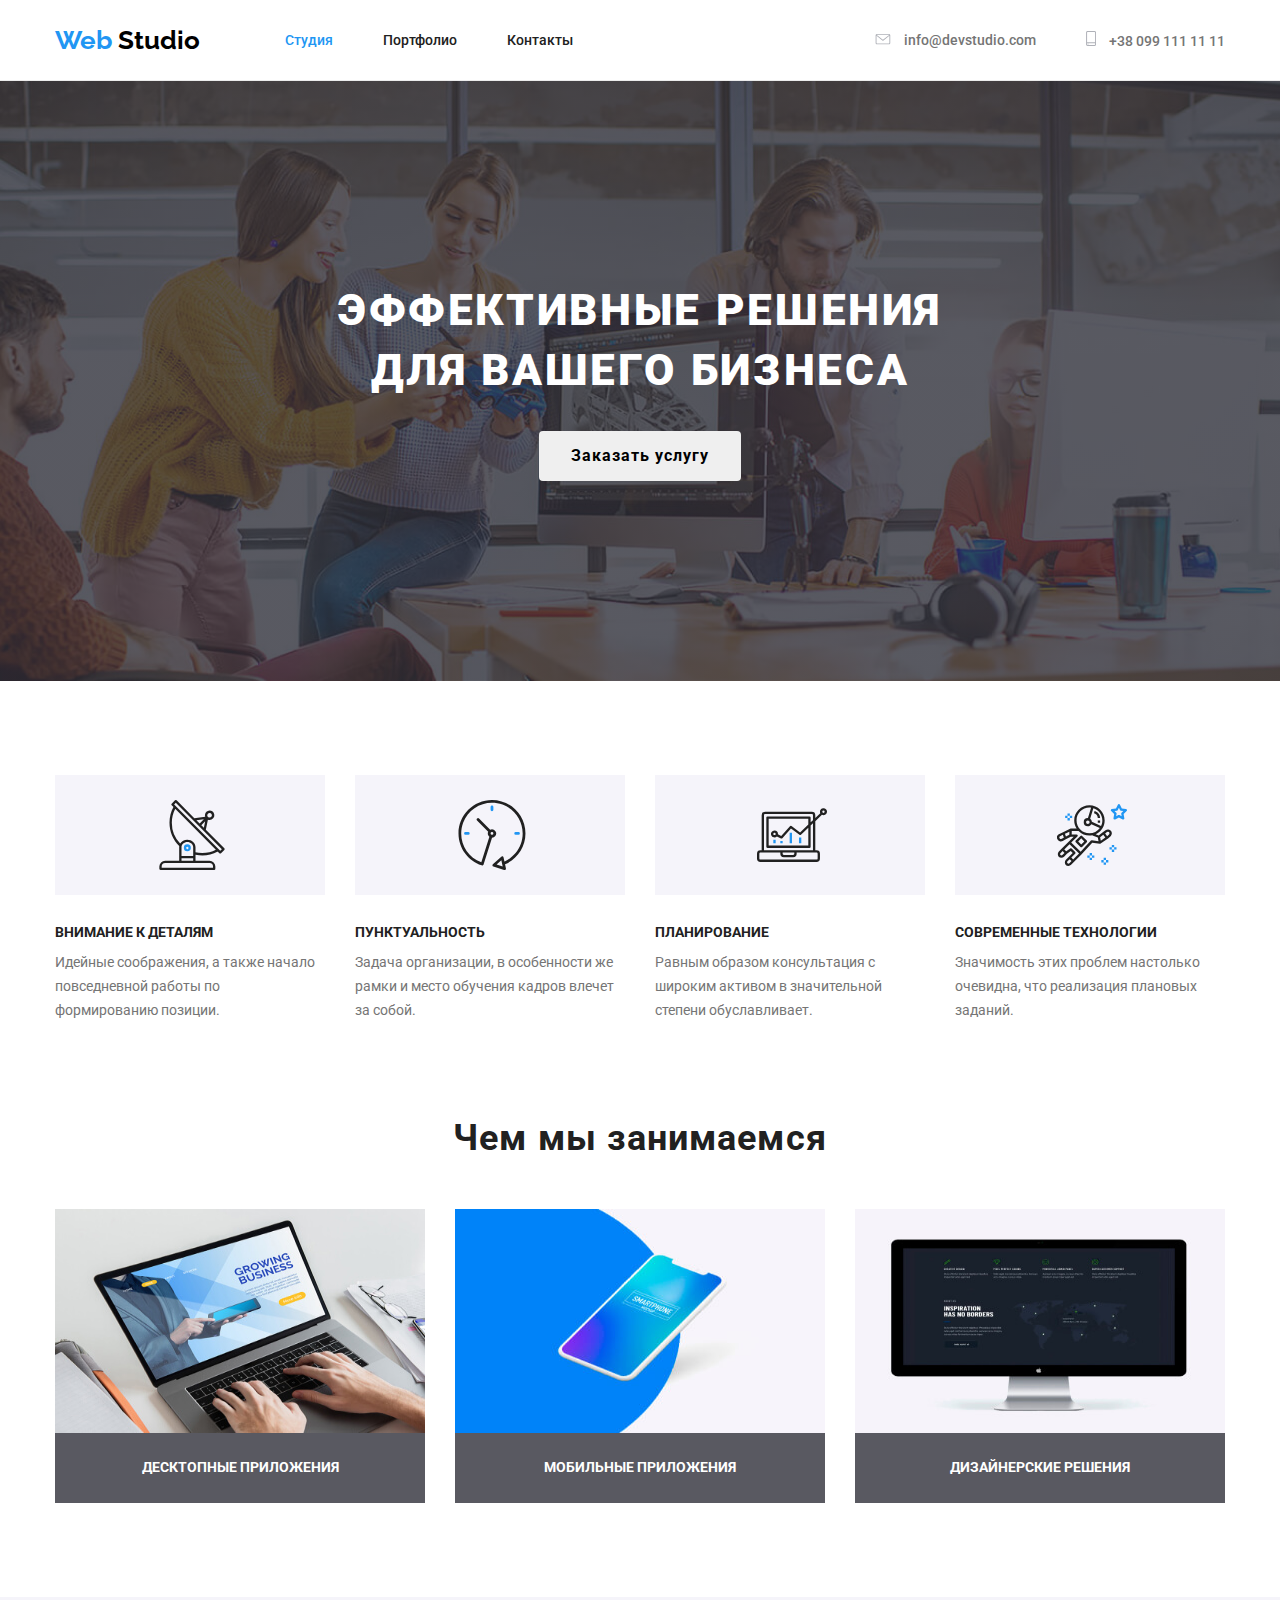
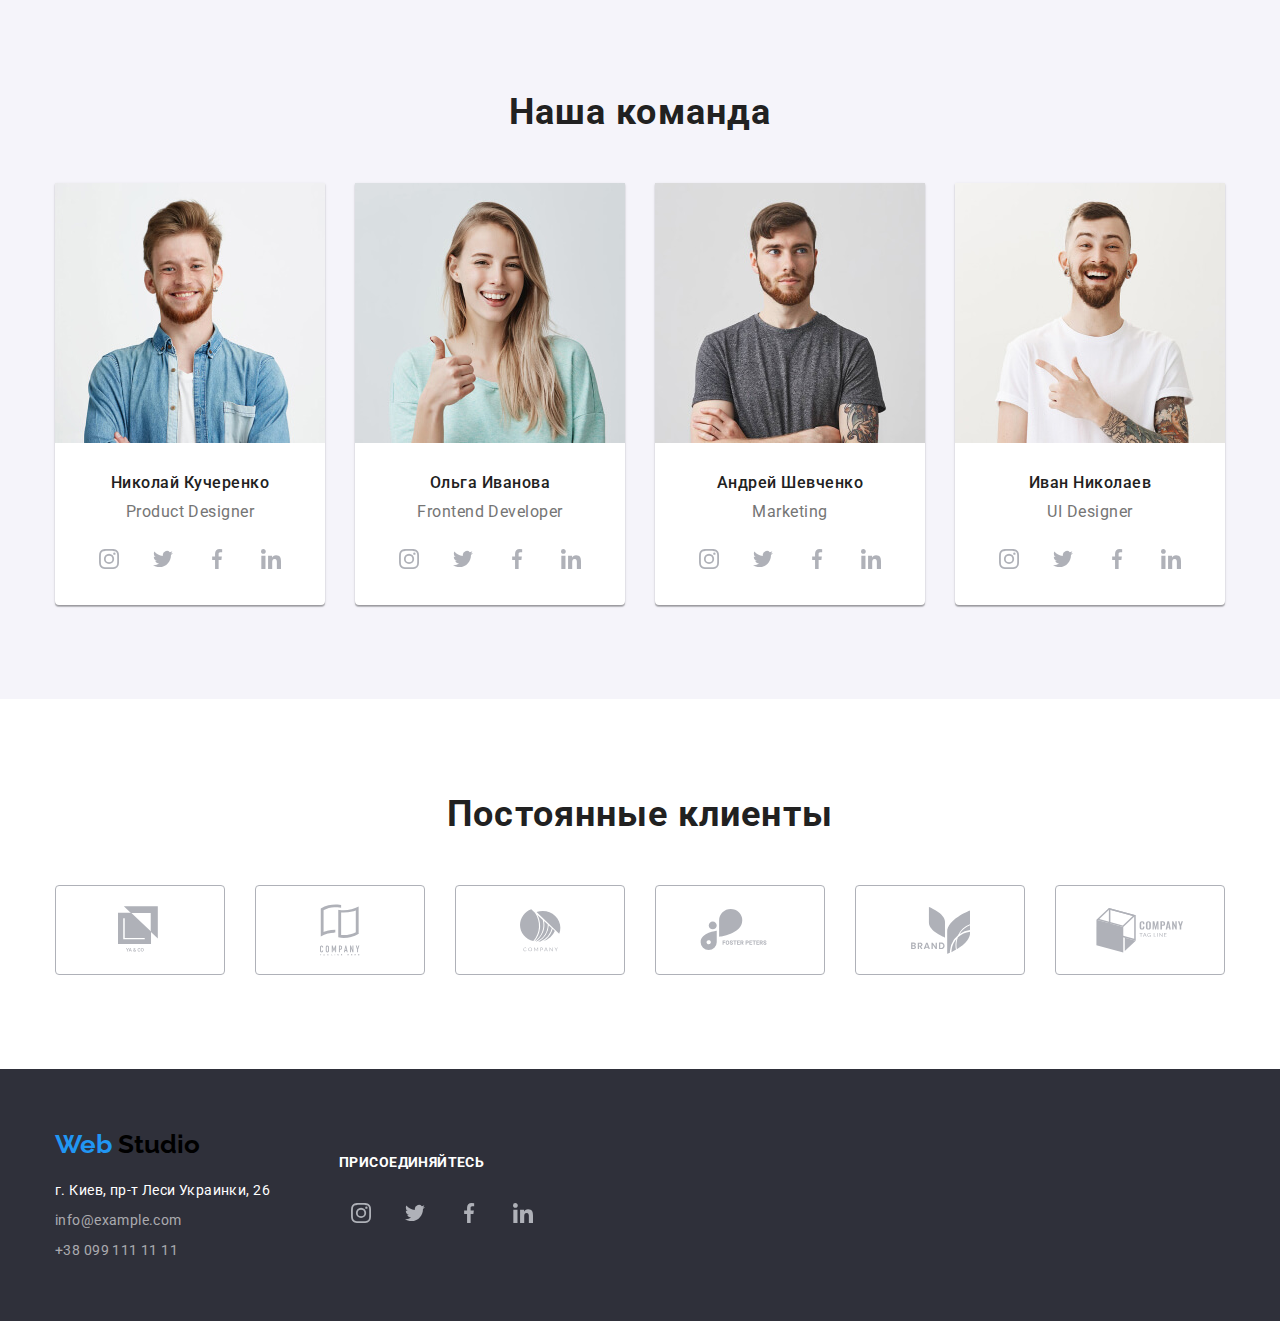
<file: index.html>
<!DOCTYPE html>
<html lang="ru">
  <head>
    <meta charset="UTF-8" />
    <meta name="viewport" content="width=device-width, initial-scale=1.0" />
    <title>Студия</title>
    <link href="https://fonts.googleapis.com/css2?family=Raleway:wght@700&family=Roboto:wght@400;500;700;900&display=swap" rel="stylesheet">
    <link rel="stylesheet" href="css/normalize.css">
    <link rel="stylesheet" href="css/styles.css">
  </head>
  <body>
    
    <header class="header-box">
      <!--WebStudio main information-->
      <div class="header-box-container container">
        <nav class="header-box-navigation">
          <a class="web-studio-logo web-studio-header-logo link" href="./index.html">
            <span class="web-logo-part">Web</span> 
            <span class="studio-logo-part">Studio</span>
          </a>
          <ul class="web-studio-menu list">
            <li class="web-studio-item">
              <a class="web-studio-item-link web-studio-item-link-active link"  href="./index.html">Студия</a>
            </li>
            <li class="web-studio-item">
              <a class="web-studio-item-link link" href="./portfolio.html">Портфолио</a>
            </li>
            <li class="web-studio-item">
              <a class="web-studio-item-link link" href="">Контакты</a>
            </li>
          </ul>
        </nav>
        <address class="contacts">
            <ul class="contacts-menu list">
              <li class="contacts-menu-item">
                <a class="contacts-menu-item-link contacts-menu-item-mailto contacts-menu-item-link-active link"  href="mailto:info@devstudio.com">
                <svg class="icon-envelope-svg">
                  <use href="./images/sprite.svg#icon-envelope">
                  </use>
                </svg>
                  <span class="mailto-text">info@devstudio.com
                </span>
                </a>
              </li>
              <li class="contacts-menu-item">
                <a class="contacts-menu-item-link contacts-menu-item-tel link"   href="tel:+380991111111">
                  <svg class="icon-smartphone-svg">
                    <use href="./images/sprite.svg#icon-smartphone">
                    </use>
                  </svg>
                  <span class="tel-number">+38 099 111 11 11
                  </span>
                </a>
              </li>
            </ul>
        </address>
      </div>
    </header>
    
    <main class="main">

      <!--Hero section-->

      <section class="hero-section">
        <div class="hero-section-overlay">
          <div class="hero-section-container">
            <h1 class="hero-section-title">
            Эффективные решения
            <br />
            для вашего бизнеса
            </h1>
             <button class="hero-section-button" type="button" aria-label="Заказать услугу">Заказать услугу
             </button>
          </div>
        </div>
      </section>

      <!--Our strengths section-->

      <section class="our-strengths-section">
        <div class="our-strengths-section-container container">
          <h2 class="our-strengths-section-title is-hidden" hidden>Наши сильные стороны</h2>
            <ul class="our-strengths-list list">
              <li class="our-strengths-item">
                <div class="our-strengths-section-pics">
                  <svg class="our-strengths-section-svg">
                    <use href="./images/sprite.svg#icon-antenna-1">
                    </use>
                  </svg>
                </div>
                <h3 class="our-strengths-item-title">Внимание к деталям</h3>
                <p class="our-strengths-item-info">
                 Идейные соображения, а также начало повседневной работы по
                 формированию позиции.
                </p>
              </li>
              <li class="our-strengths-item">
                <div class="our-strengths-section-pics">
                  <svg class="our-strengths-section-svg">
                    <use href="./images/sprite.svg#icon-clock-2">
                    </use>
                  </svg>
                </div>
                <h3 class="our-strengths-item-title">Пунктуальность</h3>
                <p class="our-strengths-item-info">
                Задача организации, в особенности же рамки и место обучения кадров
                влечет за собой.
                </p>
              </li>
              <li class="our-strengths-item" >
                <div class="our-strengths-section-pics">
                  <svg class="our-strengths-section-svg">
                    <use href="./images/sprite.svg#icon-diagram-3">
                    </use>
                  </svg>
                </div>
                <h3 class="our-strengths-item-title">Планирование</h3>
                <p class="our-strengths-item-info">
                Равным образом консультация с широким активом в значительной
                степени обуславливает.
                </p>
              </li>
              <li class="our-strengths-item">
                <div class="our-strengths-section-pics">
                  <svg class="our-strengths-section-svg">
                    <use href="./images/sprite.svg#icon-astronaut-4">
                    </use>
                  </svg>
                </div>
                <h3 class="our-strengths-item-title">Современные технологии</h3>
                <p class="our-strengths-item-info">
                Значимость этих проблем настолько очевидна, что реализация
                плановых заданий.
                </p>
              </li>
            </ul>
        </div>
      </section>

      <!--What we do section-->

      <section class="what-we-do-section">
        <div class="what-we-do-section-container container">
          <h2 class="what-we-do-section-title title">Чем мы занимаемся</h2>
            <ul class="what-we-do-list list">
            <li class="what-we-do-item"> 
                  <img class="what-we-do-pics"
                    src="./images/What_we_do_pics/Action-1.jpg"
                    alt="Фото создания десктопных приложений"
                    width="370"
                    height="224"
                    />
                <h3 class="what-we-do-item-title">Десктопные приложения</h3>
            </li>
            <li class="what-we-do-item"> 
                <img class="what-we-do-pics"
                  src="./images/What_we_do_pics/Action-2.jpg"
                  alt="Фото создания мобильных приложений"
                  width="370"
                  height="224"
                />
              <h3 class="what-we-do-item-title">Мобильные приложения</h3>
            </li>
            <li class="what-we-do-item">
                <img class="what-we-do-pics"
                  src="./images/What_we_do_pics/Action-3.jpg"
                  alt="Фото создания дизайнерских решений"
                  width="370"
                  height="224"
                 />
              <h3 class="what-we-do-item-title">Дизайнерские решения</h3>
            </li>
          </ul>
        </div>
      </section>

      <!--Our team section-->

      <section class="our-team-section">
        <div class="our-team-section-container container">
        <h2 class="our-team-section-title title">Наша команда</h2>
        <ul class="our-team-list list">
          <li class="our-team-member">
            <img class="our-team-member-photo"
              src="./images/Pictures.jpg/Command_images/command-member-1.jpg"
              alt="Фото Николая Куреченко"
              width="270"
              height="260"
            />
            <h3 class="our-team-member-name">Николай Кучеренко</h3>
            <p class="our-team-member-profession" lang="en">Product Designer</p>
            <ul class="social-network-links-list list">
              <li class="social-network-link instagram-network-logo-link">
                <a class="social-network-link-logo" aria-label="Иконка инстаграма" href="">
                 <svg class="social-network-link-svg">
                   <use href="./images/sprite.svg#icon-instagram-1">
                   </use>
                 </svg>
                </a>
              </li>
              <li class="social-network-link twitter-network-logo-link">
                <a class="social-network-link-logo link" aria-label="Иконка твиттера" href="">
                  <svg class="social-network-link-svg">
                    <use href="./images/sprite.svg#icon-twitter-2">
                    </use>
                  </svg>
                </a>
              </li>
              <li class="social-network-link facebook-network-logo-link">
                <a class="social-network-link-logo link" aria-label="Иконка фейсбука" href="">
                  <svg class="social-network-link-svg">
                    <use href="./images/sprite.svg#icon-facebook-3">
                    </use>
                  </svg>
                </a>
              </li>
              <li class="social-network-link linkedin-network-logo-link">
                <a class="social-network-link-logo link" aria-label="Иконка линкедина" href="">
                  <svg class="social-network-link-svg">
                    <use href="./images/sprite.svg#icon-linkedin-4">
                    </use>
                  </svg>
                </a>
              </li>
            </ul>
          </li>

          <li class="our-team-member">
            <div class="our-team-member-photo">
            <img
              src="./images/Pictures.jpg/Command_images/command-member-2.jpg"
              alt="Фото Ольги Ивановой"
              width="270"
              height="260"
            />
            </div>
            <h3 class="our-team-member-name">Ольга Иванова</h3>
            <p class="our-team-member-profession" lang="en">Frontend Developer</p>
            <ul class="social-network-links-list list">
              <li class="social-network-link instagram-network-logo-link">
                <a class="social-network-link-logo link" aria-label="Иконка инстаграма" href="">
                  <svg class="social-network-link-svg">
                    <use href="./images/sprite.svg#icon-instagram-1">
                    </use>
                  </svg>
                </a>
              </li>
              <li class="social-network-link twitter-network-logo-link">
                <a class="social-network-link-logo link" aria-label="Иконка твиттера" href="">
                  <svg class="social-network-link-svg">
                    <use href="./images/sprite.svg#icon-twitter-2">
                    </use>
                  </svg>
                </a>
              </li>
              <li class="social-network-link facebook-network-logo-link">
                <a class="social-network-link-logo link" aria-label="Иконка фейсбука" href="">
                  <svg class="social-network-link-svg">
                    <use href="./images/sprite.svg#icon-facebook-3">
                    </use>
                  </svg>
                </a>
              </li>
              <li class="social-network-link linkedin-network-logo-link">
                <a class="social-network-link-logo link" aria-label="Иконка линкедина" href="">
                  <svg class="social-network-link-svg">
                    <use href="./images/sprite.svg#icon-linkedin-4">
                    </use>
                  </svg>
                </a>
              </li>
            </ul>
          </li>

          <li class="our-team-member">
            <div class="our-team-member-photo">
            <img
              src="./images/Pictures.jpg/Command_images/command-member-3.jpg"
              alt="Фото Андрея Шевченко"
              width="270"
              height="260"
            />
            </div>
            <h3 class="our-team-member-name">Андрей Шевченко</h3>
            <p class="our-team-member-profession" lang="en">Marketing</p>
            <ul class="social-network-links-list list">
              <li class="social-network-link instagram-network-logo-link">
                <a class="social-network-link-logo link" aria-label="Иконка инстаграма" href="">
                  <svg class="social-network-link-svg">
                    <use href="./images/sprite.svg#icon-instagram-1">
                    </use>
                  </svg>
                </a>
              </li>
              <li class="social-network-link twitter-network-logo-link">
                <a class="social-network-link-logo link" aria-label="Иконка твиттера" href="">
                  <svg class="social-network-link-svg">
                    <use href="./images/sprite.svg#icon-twitter-2">
                    </use>
                  </svg>
                </a>
              </li>
              <li class="social-network-link facebook-network-logo-link">
                <a class="social-network-link-logo link" aria-label="Иконка фейсбука" href="" >
                  <svg class="social-network-link-svg">
                    <use href="./images/sprite.svg#icon-facebook-3">
                    </use>
                  </svg>
                </a>
              </li>
              <li class="social-network-link linkedin-network-logo-link">
                <a class="social-network-link-logo link" aria-label="Иконка линкедина" href="">
                  <svg class="social-network-link-svg">
                    <use href="./images/sprite.svg#icon-linkedin-4">
                    </use>
                  </svg>
                </a>
              </li>
            </ul>
          </li>

          <li class="our-team-member">
            <div class="our-team-member-photo">
            <img
              src="./images/Pictures.jpg/Command_images/command-member-4.jpg"
              alt="Фото Ивана Николаева"
              width="270"
              height="260"
            />
            </div>
            <h3 class="our-team-member-name">Иван Николаев</h3>
            <p class="our-team-member-profession" lang="en">UI Designer</p>
            <ul class="social-network-links-list list">
              <li class="social-network-link instagram-network-logo-link">
                <a class="social-network-link-logo link" aria-label="Иконка инстаграма" href="">
                  <svg class="social-network-link-svg">
                    <use href="./images/sprite.svg#icon-instagram-1">
                    </use>
                  </svg>
                </a>
              </li>
              <li class="social-network-link twitter-network-logo-link">
                <a class="social-network-link-logo link" aria-label="Иконка твиттера" href="">
                  <svg class="social-network-link-svg">
                    <use href="./images/sprite.svg#icon-twitter-2">
                    </use>
                  </svg>
                </a>
              </li>
              <li class="social-network-link facebook-network-logo-link">
                <a class="social-network-link-logo link" aria-label="Иконка фейсбука" href="">
                  <svg class="social-network-link-svg">
                    <use href="./images/sprite.svg#icon-facebook-3">
                    </use>
                  </svg>
                </a>
              </li>
              <li class="social-network-link linkedin-network-logo-link">
                <a class="social-network-link-logo link" aria-label="Иконка линкедина" href="">
                  <svg class="social-network-link-svg">
                    <use href="./images/sprite.svg#icon-linkedin-4">
                    </use>
                  </svg>
                </a>
              </li>
            </ul>
          </li>
        </ul>
      </div>
      </section>

      <!--Constant clients section-->

      <section class="contant-clients-section">
        <div class="constant-clients-section-container container">
        <h2 class="constant-clients-section-title title">Постоянные клиенты</h2>
        <ul class="constant-clients-section-list list">
          <li class="constant-clients-section-item">
            <a class="constant-clients-section-logo link" href="">
              <svg class="constant-clients-section-svg logo-1">
                <use href="./images/sprite.svg#icon-constant_clients_logo-1">
                </use>
              </svg>
              <!--"Логотип компании 1"-->
            </a>
          </li>
          <li class="constant-clients-section-item">
            <a class="constant-clients-section-logo link" href="">
              <svg class="constant-clients-section-svg logo-2">
                <use href="./images/sprite.svg#icon-constant_clients_logo-2">
                </use>
              </svg>
                <!--"Логотип компании 2"-->
            </a>
          </li>
          <li class="constant-clients-section-item">
            <a class="constant-clients-section-logo link" href="">
              <svg class="constant-clients-section-svg logo-3">
                <use href="./images/sprite.svg#icon-constant_clients_logo-3">
                </use>
              </svg>
                <!--"Логотип компании 3"-->
            </a>
          </li>
          <li class="constant-clients-section-item">
            <a class="constant-clients-section-logo link" href="">
              <svg class="constant-clients-section-svg logo-4">
                <use href="./images/sprite.svg#icon-constant_clients_logo-4">
                </use>
              </svg>
                <!--"Логотип компании 4"-->
            </a>
          </li>
          <li class="constant-clients-section-item">
            <a class="constant-clients-section-logo link" href="">
              <svg class="constant-clients-section-svg logo-5">
                <use href="./images/sprite.svg#icon-constant_clients_logo-5">
                </use>
              </svg>
                <!--"Логотип компании 5"-->
            </a>
          </li>
          <li class="constant-clients-section-item">
            <a class="constant-clients-section-logo link" href="">
              <svg class="constant-clients-section-svg logo-6">
                <use href="./images/sprite.svg#icon-constant_clients_logo-6">
                </use>
              </svg>
                <!--"Логотип компании 6"-->
            </a>
          </li>
        </ul>
        </div>
      </section>
    </main>

    <footer class="footer-box">
      
      <!--Footer contacts section-->
      <div class="footer-box-container container">
        <div class="footer-box-contacts">
            <a class="web-studio-logo web-studio-footer-logo link" href="./index.html">
              <span class="web-logo-part">Web</span> 
              <span class="studio-logo-part">Studio</span>
            </a>
          <address class="footer-contacts">
            <ul class="footer-contacts-list list">
              <li class="footer-contacts-item">
                  <a class="footer-contacts-item-link footer-contacts-item-address link" href="https://goo.gl/maps/wAixXiMxQ6tdeZB17" target="_blank"
                  >г. Киев, пр-т Леси Украинки, 26</a>
              </li>
              <li class="footer-contacts-item">
                  <a class="footer-contacts-item-link footer-contacts-item-requisites link" href="mailto:info@example.com">info@example.com</a>
              </li>
              <li class="footer-contacts-item">
                  <a class="footer-contacts-item-link footer-contacts-item-requisites link" href="tel:+380991111111">+38 099 111 11 11</a>
              </li>
            </ul>
          </address>
        </div>

        <div class="join-us-box">
            <b class="join-us-text">присоединяйтесь</b>
          <ul class="social-network-links-list footer-social-network-links-list list">
            <li class="social-network-link instagram-network-logo-link footer-social-network-link">
              <a class="social-network-link-logo footer-social-network-link-logo link" aria-label="Иконка инстаграма" href="">
                <svg class="social-network-link-svg">
                  <use href="./images/sprite.svg#icon-instagram-1">
                  </use>
                </svg>
              </a>
            </li>
            <li class="social-network-link twitter-network-logo-link footer-social-network-link">
              <a class="social-network-link-logo footer-social-network-link-logo link" aria-label="Иконка твиттера" href="">
                <svg class="social-network-link-svg">
                  <use href="./images/sprite.svg#icon-twitter-2">
                  </use>
                </svg>
              </a>
            </li>
            <li class="social-network-link facebook-network-logo-link footer-social-network-link">
              <a class="social-network-link-logo footer-social-network-link-logo link" aria-label="Иконка фейсбука" href="">
                <svg class="social-network-link-svg">
                  <use href="./images/sprite.svg#icon-facebook-3">
                  </use>
                </svg>
              </a>
            </li>
            <li class="social-network-link linkedin-network-logo-link footer-social-network-link">
              <a class="social-network-link-logo footer-social-network-link-logo link" aria-label="Иконка линкедина" href="">
                <svg class="social-network-link-svg">
                  <use href="./images/sprite.svg#icon-linkedin-4">
                  </use>
                </svg>
              </a>
            </li>
          </ul>
        </div>
      </div> 
    </footer>

  </body>
</html>
</file>
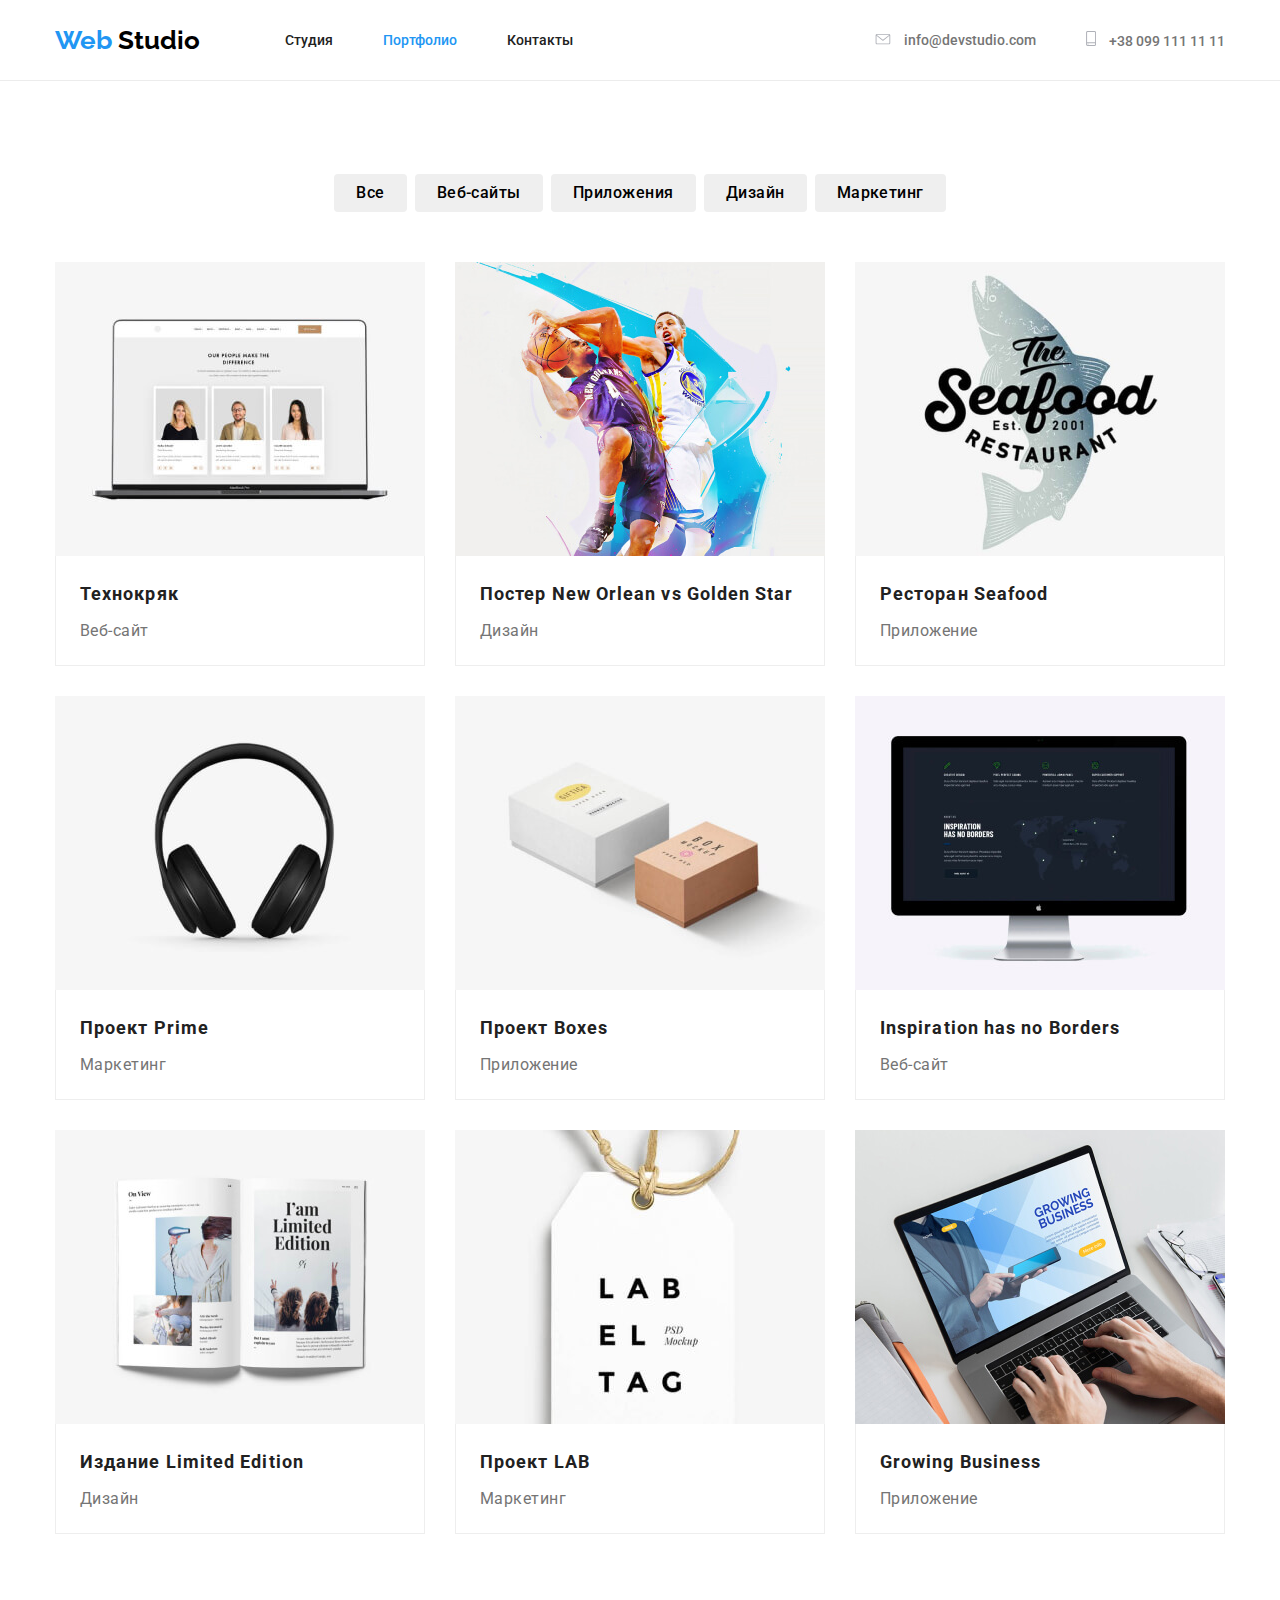
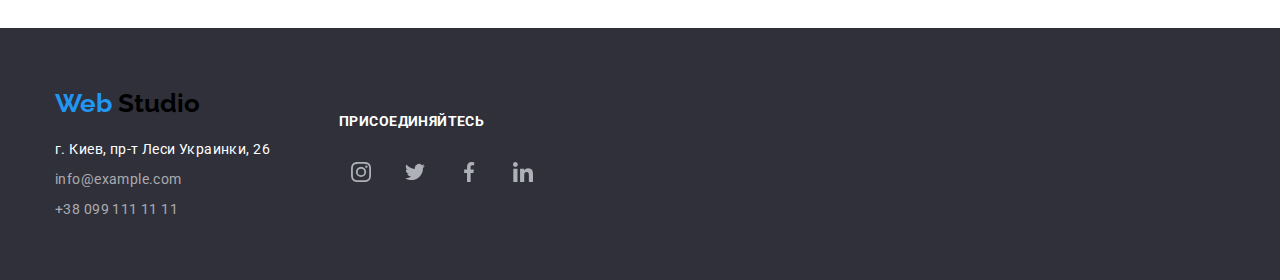
<file: portfolio.html>
<!DOCTYPE html>
<html lang="ru">
  <head>
    <meta charset="UTF-8" />
    <meta name="viewport" content="width=device-width, initial-scale=1.0" />
    <title>Портфолио</title>
    <link href="https://fonts.googleapis.com/css2?family=Raleway:wght@700&family=Roboto:wght@400;500;700;900&display=swap" rel="stylesheet"> 
    <link rel="stylesheet" href="css/normalize.css">
    <link rel="stylesheet" href="css/styles.css">
  </head>
  <body>
      
  <header class="header-box">
      <!--WebStudio main information-->
      <div class="header-box-container container">
        <nav class="header-box-navigation">
          <a class="web-studio-logo web-studio-header-logo link" href="./index.html">
            <span class="web-logo-part">Web</span> 
            <span class="studio-logo-part">Studio</span>
          </a>
          <ul class="web-studio-menu list">
            <li class="web-studio-item">
              <a class="web-studio-item-link link"  href="./index.html">Студия</a>
            </li>
            <li class="web-studio-item">
              <a class="web-studio-item-link web-studio-item-link-active link" href="./portfolio.html">Портфолио</a>
            </li>
            <li class="web-studio-item">
              <a class="web-studio-item-link link" href="">Контакты</a>
            </li>
          </ul>
        </nav>
        <address class="contacts">
          <ul class="contacts-menu list">
            <li class="contacts-menu-item">
              <a class="contacts-menu-item-link contacts-menu-item-mailto contacts-menu-item-link-active link"  href="mailto:info@devstudio.com">
              <svg class="icon-envelope-svg">
                <use href="./images/sprite.svg#icon-envelope">
                </use>
              </svg>
                <span class="mailto-text">info@devstudio.com
              </span>
              </a>
            </li>
            <li class="contacts-menu-item">
              <a class="contacts-menu-item-link contacts-menu-item-tel link"   href="tel:+380991111111">
                <svg class="icon-smartphone-svg">
                  <use href="./images/sprite.svg#icon-smartphone">
                  </use>
                </svg>
                <span class="tel-number">+38 099 111 11 11
                </span>
              </a>
            </li>
          </ul>
      </address>
      </div>
    </header>
    
    <main>
      <!--Section of project types-->

        <section class="project-types-section">
          <div class="project-types-section-container container">
          <h1 class="project-types-title" hidden>
            Типы наших проектов
          </h1>
          <ul class="project-types-list list">
            <li class="project-types-item">
                <button class="project-types-button" type="button" value="" aria-label="Все">Все
                </button>
            </li>
            <li class="project-types-item">
                <button class="project-types-button" type="button" value="" aria-label="Веб-сайты">Веб-сайты
                </button>
            </li>
            <li class="project-types-item">
                <button class="project-types-button" type="button" value="" aria-label="Приложения">Приложения
                </button>
            </li>
            <li class="project-types-item">
                <button class="project-types-button" type="button" value="" aria-label="Дизайн">Дизайн
                </button>
            </li>
            <li class="project-types-item">
                <button class="project-types-button" type="button" value="" aria-label="Маркетинг">Маркетинг
                </button>
            </li>
          </ul>
        </div>
        </section>

      <!--Our projects--> 

        <section class="our-projects-section">
          <div class="our-projects-section-container container">
            <h2 class="our-projects-title" hidden>
             Наши проекты
            </h2>
            <ul class="our-projects-list list">
              <li class="our-projects-item">
                <a class="our-projects-item-link link" href="">
                    <img class="our-projects-item-photo"
                      src="./images/Our_projects_pics/Our_project_01.jpg"
                      alt="Картинка вебсайта"
                      width="370"
                      height="294"
                    />
                    <div class="our-projects-information">
                      <h3 class="our-projects-item-title">Технокряк</h3>
                      <p class="our-projects-item-type">Веб-сайт</p>
                    </div>
                    <p class="our-projects-item-description" hidden>Технокряк это современная площадка распространения коронавируса. Компании используют эту платформу для цифрового шпионажа и атак на защищённые сервера конкурентов.</p>
                </a>
                </li>
              <li class="our-projects-item">
                <a class="our-projects-item-link link" href="">
                    <img class="our-projects-item-photo"
                      src="./images/Our_projects_pics/Our_project_02.jpg"
                      alt="Картинка дизайн проекта"
                      width="370"
                      height="294"
                    />
                    <div class="our-projects-information">
                      <h3 class="our-projects-item-title">Постер <span lang="en">New Orlean vs Golden Star</span></h3>
                      <p class="our-projects-item-type">Дизайн</p>
                    </div>
                </a>
              </li>
              <li class="our-projects-item">
                <a class="our-projects-item-link link" href="">
                    <img class="our-projects-item-photo"
                      src="./images/Our_projects_pics/Our_project_03.jpg"
                      alt="Картинка приложения ресторана"
                      width="370"
                      height="294"
                    />
                    <div class="our-projects-information">
                      <h3 class="our-projects-item-title">Ресторан <span lang="en">Seafood</span></h3>
                      <p class="our-projects-item-type">Приложение</p>
                    </div>
                </a>
              </li>
              <li class="our-projects-item">
                <a class="our-projects-item-link link" href="">
                    <img class="our-projects-item-photo"
                      src="./images/Our_projects_pics/Our_project_04.jpg"
                      alt="Картинка о маркетинге"
                      width="370"
                      height="294"
                    />
                    <div class="our-projects-information">
                      <h3 class="our-projects-item-title">Проект <span lang="en">Prime</span></h3>
                      <p class="our-projects-item-type">Маркетинг</p>
                    </div>
                </a>
              </li>
              <li class="our-projects-item">
                <a class="our-projects-item-link link" href="">
                    <img class="our-projects-item-photo"
                      src="./images/Our_projects_pics/Our_project_05.jpg"
                      alt="Картинка приложения проекта"
                      width="370"
                      height="294"
                    />
                    <div class="our-projects-information">
                      <h3 class="our-projects-item-title">Проект <span lang="en">Boxes</span></h3>
                      <p class="our-projects-item-type">Приложение</p>
                    </div>
                  </a>
              </li>
              <li class="our-projects-item">
                <a class="our-projects-item-link link" href="">
                    <img class="our-projects-item-photo"
                      src="./images/Our_projects_pics/Our_project_06.jpg"
                      alt="Картинка вебсайта"
                      width="370"
                      height="294"
                    />
                    <div class="our-projects-information">
                      <h3 class="our-projects-item-title"><span lang="en">Inspiration has no Borders</span></h3>
                      <p class="our-projects-item-type">Веб-сайт</p>
                    </div>
                </a>
              </li>
              <li class="our-projects-item">
                <a class="our-projects-item-link link" href="">
                    <img class="our-projects-item-photo"
                      src="./images/Our_projects_pics/Our_project_07.jpg"
                      alt="Картинка дизайн проекта"
                      width="370"
                      height="294"
                    />
                    <div class="our-projects-information">
                      <h3 class="our-projects-item-title">Издание <span lang="en">Limited Edition</span></h3>
                      <p class="our-projects-item-type">Дизайн</p>
                    </div>
                </a>
              </li>
              <li class="our-projects-item">
                <a class="our-projects-item-link link" href="">
                    <img class="our-projects-item-photo"
                      src="./images/Our_projects_pics/Our_project_08.jpg"
                      alt="Картинка маркетинг проекта"
                      width="370"
                      height="294"
                    />
                    <div class="our-projects-information">
                      <h3 class="our-projects-item-title">Проект <span lang="en">LAB</span></h3>
                      <p class="our-projects-item-type">Маркетинг</p>
                    </div>
                </a>
              </li>
              <li class="our-projects-item">
                <a class="our-projects-item-link link" href="">
                    <img class="our-projects-item-photo"
                      src="./images/Our_projects_pics/Our_project_09.jpg"
                      alt="Картинка приложения"
                      width="370"
                      height="294"
                    />
                    <div class="our-projects-information">
                      <h3 class="our-projects-item-title"><span lang="en">Growing Business</span></h3>
                      <p class="our-projects-item-type">Приложение</p>
                    </div>
                </a>
              </li>
            </ul>
          </div>
      </section>
    </main>

    <footer class="footer-box">
      
      <!--Footer contacts section-->
      <div class="footer-box-container container">
        <div class="footer-box-contacts">
            <a class="web-studio-logo web-studio-footer-logo link" href="./index.html">
              <span class="web-logo-part">Web</span> 
              <span class="studio-logo-part">Studio</span>
            </a>
          <address class="footer-contacts">
            <ul class="footer-contacts-list list">
              <li class="footer-contacts-item">
                  <a class="footer-contacts-item-link footer-contacts-item-address link" href="https://goo.gl/maps/wAixXiMxQ6tdeZB17" target="_blank"
                  >г. Киев, пр-т Леси Украинки, 26</a>
              </li>
              <li class="footer-contacts-item">
                  <a class="footer-contacts-item-link footer-contacts-item-requisites link" href="mailto:info@example.com">info@example.com</a>
              </li>
              <li class="footer-contacts-item">
                  <a class="footer-contacts-item-link footer-contacts-item-requisites link" href="tel:+380991111111">+38 099 111 11 11</a>
              </li>
            </ul>
          </address>
        </div>

        <div class="join-us-box">
            <b class="join-us-text">присоединяйтесь</b>
          <ul class="social-network-links-list footer-social-network-links-list list">
            <li class="social-network-link instagram-network-logo-link footer-social-network-link">
              <a class="social-network-link-logo footer-social-network-link-logo link" aria-label="Иконка инстаграма" href="">
                <svg class="social-network-link-svg">
                  <use href="./images/sprite.svg#icon-instagram-1">
                  </use>
                </svg>
              </a>
            </li>
            <li class="social-network-link twitter-network-logo-link footer-social-network-link">
              <a class="social-network-link-logo footer-social-network-link-logo link" aria-label="Иконка твиттера" href="">
                <svg class="social-network-link-svg">
                  <use href="./images/sprite.svg#icon-twitter-2">
                  </use>
                </svg>
              </a>
            </li>
            <li class="social-network-link facebook-network-logo-link footer-social-network-link">
              <a class="social-network-link-logo footer-social-network-link-logo link" aria-label="Иконка фейсбука" href="">
                <svg class="social-network-link-svg">
                  <use href="./images/sprite.svg#icon-facebook-3">
                  </use>
                </svg>
              </a>
            </li>
            <li class="social-network-link linkedin-network-logo-link footer-social-network-link">
              <a class="social-network-link-logo footer-social-network-link-logo link" aria-label="Иконка линкедина" href="">
                <svg class="social-network-link-svg">
                  <use href="./images/sprite.svg#icon-linkedin-4">
                  </use>
                </svg>
              </a>
            </li>
          </ul>
        </div>
      </div> 
    </footer>

  </body>

</html>
</file>
<file: css/styles.css>
/*Common styles*/

/* Fonts
   Raleway bold 700
   Roboto Regular 400
   Roboto Medium 500
   Roboto Bold 700
   Roboto Black 900*/

   html {
    box-sizing: border-box;
}

*,
*::before,
*::after {
    box-sizing: inherit;
}

   :root {
    --main-font: "Roboto", sans-serif;
    --secondary-font: "Raleway", sans-serif;
    --dark-grey-text-color: #212121;
    --light-grey-text-color:#757575;
    --accent-blue-color:#2196F3;
    --dark-theme-text-color: #FFFFFF;
    --logo-black-color:#000000;
    --main-background-color:#E5E5E5;
    --lightest-background-color: #FFFFFF;
    --darker-background-color: #F5F4FA;
    --background-footer-color: #2F303A;
    --social-links-svg-main-color: #afb1b8;

}

body {
    /*width: 1600px;
    height: 2924px;*/
    background-color: var(--main-background-color) /*#E5E5E5*/;
    font-family: var(--main-font) /*'Roboto', Sans-serif*/;
    color: var(--dark-grey-text-color) /*#212121*/;
    font-size: 14px;
}

.link {
    text-decoration: none;
    display: block;
}

.list {
    list-style: none;
    margin: 0;
    padding: 0;
}

.container {
    width: 1200px;
    padding-left: 15px;
    padding-right: 15px;
    margin-left: auto;
    margin-right: auto;
}

h1, h2, h3, h4 {margin: 0;}

p, b {margin: 0;}

img, p, b {
    display: block;
}

/*.header-box*/

.header-box {
    background-color: var(--lightest-background-color);
    border: 0px;
    border-bottom: 1px solid #ECECEC;
}

.header-box-container {
    display: flex;
    align-items: center;
    justify-content: space-between;
}

.header-box-navigation {
    display: flex;
    align-items: center;
}
.web-studio-menu {
    display: flex; 
    align-items: center;
}

.contacts-menu { 
    display: flex; 
    align-items: center;
}

.web-studio-header-logo {
    margin-right: 85px; 
}

.web-studio-item-link {
    padding-top: 32px; 
    padding-bottom: 32px;
}

.web-studio-item:not(:last-child) {
    margin-right: 50px;
}

.contacts-menu-item:not(:last-child) {
    margin-right: 50px;
}

.web-studio-logo {
    font-family: var(--secondary-font) /*"Raleway", sans-serif*/;
    font-weight: 700; /*bold*/
    font-size: 26px;
    line-height: 1.19;
    letter-spacing: 0,03em;
}

.web-logo-part {
    color: var(--accent-blue-color) /*#2196F3*/;
}

.studio-logo-part {
    color: var(--logo-black-color) /*#000000*/;
}

.web-studio-item-link {
    color: var(--dark-grey-text-color) /*#212121*/;
}

.web-studio-item-link,
.contacts-menu-item-link,
.contacts-menu-item-link {
    font-style: normal;/*deletes automatic italic of link*/
    font-weight: 500;
}

.web-studio-item-link,
.mailto-text,  
.tel-number {
    font-size: 14px;
    line-height: 1.143;
    letter-spacing: 0,02em;
}

.contacts-menu-item-link {
    color: var(--light-grey-text-color) /*#757575*/;
}

.web-studio-item-link:hover,
.web-studio-item-link:focus,
.contacts-menu-item-link:hover,
.contacts-menu-item-link:focus {
    color: var(--accent-blue-color); /*#2196F3*/
}

.web-studio-item-link-active {
    color: var(--accent-blue-color); /*#2196F3*/
}

.contacts-menu-item-mailto {
    display: block;
}

.contacts-menu {
    align-items: center;
}

.icon-envelope-svg {
    width: 16px;
    height: 11px;
    fill: var(--social-links-svg-main-color);
    margin-right: 10px;
}

.contacts-menu-item-tel {
    display: block;
}

.icon-smartphone-svg {
    width: 10px;
    height: 15px;
    fill: var(--social-links-svg-main-color); 
    margin-right: 10px;
}

.contacts-menu-item-link:hover svg {
    fill: var(--accent-blue-color);
}

.contacts-menu-item-link:focus svg {
    fill: var(--accent-blue-color);
}


/*Index.html Studio css*/

/*Hero section*/

.hero-section-overlay {
    max-width: 1600px;
    margin-left: auto;
    margin-right: auto;
    background-image: linear-gradient(to right,
        rgba(47, 48, 58, 0.8), rgba(47, 48, 58, 0.8)),
        url(../images/Hero/Hero.jpg);
    background-repeat: no-repeat;
    background-size: cover;
    background-position: center;
}

.hero-section-container {
    padding-top: 200px;
    padding-bottom: 200px;
}

.hero-section-title {
    font-weight: 900;
    font-size: 44px;
    line-height: 1.363;
    text-align: center;
    letter-spacing: 0.06em;
    text-transform: uppercase;
    color: var(--dark-theme-text-color) /*#FFFFFF*/;
}

.hero-section-title {
    margin-bottom: 30px;
}

.hero-section-button {
    display: block;
    margin-left: auto;
    margin-right: auto;
    padding-top: 10px;
    padding-right: 32px;
    padding-bottom: 10px;
    padding-left: 32px;
}

.hero-section-button {
   font-weight: 700;/*bold*/
   font-size: 16px;
   line-height: 1.875;
   align-items: center;
   text-align: center;
   letter-spacing: 0.06em;
   border: 0px;
   border-radius: 4px;
}

.hero-section-button:hover,
.hero-section-button:focus {
    background-color: var(--accent-blue-color) /*#2196F3*/;
    color: var(--dark-theme-text-color) /*#FFFFFF*/;
}

/*Our strengths section*/

.is-hidden {
    display: none;
}

.our-strengths-section {
    background-color: var(--lightest-background-color);
    padding-top: 94px;
    padding-bottom: 47px;
}

.our-strengths-list {
    display: flex; 
    justify-content: center; 
}

.our-strengths-section-pics {
    width: 270px;
    height: 120px;
    text-align: center;
    padding: 25px 102px;
    background-color: var(--darker-background-color);
}

.our-strengths-section-pics {
    margin-bottom: 30px;
}

.our-strengths-item {
    width: 270px;
}

.our-strengths-item:not(:last-child) {
    margin-right: 30px;
}

.our-strengths-item-title:not(:last-child) {
    margin-bottom: 10px;
}

.our-strengths-section-svg {
    width: 70px;
    height: 70px;
}

.our-strengths-item-title {
   font-weight: 700;/*bold*/
   font-size: 14px;
   line-height: 1.14;
   letter-spacing: 0,03em;
   text-transform: uppercase;
   /*color: var(--dark-grey-text-color) #212121*/
}

.our-strengths-item-info {
   font-weight: 400;/*normal*/
   font-size: 14px;
   line-height: 1.71;
   letter-spacing: 0,03em;
   color: var(--light-grey-text-color) /*#757575*/;
}

/*What we do section*/

.title 
/*.what-we-do-section-title, 
.our-team-section-title,
.constant-clients-section-title*/ {
   font-weight: 700;/*bold*/
   font-size: 36px;
   line-height: 1.17;
   text-align: center;
   letter-spacing: 0.03em;
   /*color: var(--dark-grey-text-color) #212121*/
}

.what-we-do-section {
    background-color: var(--lightest-background-color);
    padding-top: 47px;
    padding-bottom: 94px;
}

.what-we-do-section-title {
    margin-bottom: 50px;
}

.what-we-do-list {
    display: flex; 
    justify-content: center;  
    align-items: center;
}

.what-we-do-item:not(:last-child) {
    margin-right: 30px;
}

.what-we-do-item-title {
    align-items: center;
    justify-content: center;
    padding-top: 27px;
    padding-bottom: 27px;
}

.what-we-do-item-title {
    width: 370px;
    height: 70px;
    font-weight: 700;/*bold*/
    font-size: 14px;
    line-height: 1.14;
    text-align: center;
    letter-spacing: 0,03em;
    text-transform: uppercase;
    color: var(--dark-theme-text-color);
    background-color: rgba(47, 48, 58, 0.8);
    margin: 0;
}

/*Our team section*/

.our-team-section {
    background-color: var(--darker-background-color);
    padding-top: 94px;
    padding-bottom: 94px;
}

.our-team-section-title {
    margin-top: 0;
    margin-bottom: 50px;
}

.our-team-member:not(:last-child) {
    margin-right: 30px;
}

.our-team-member {
    box-shadow: 0px 1px 3px rgba(0, 0, 0, 0.12), 0px 1px 1px rgba(0, 0, 0, 0.14), 0px 2px 1px rgba(0, 0, 0, 0.2);
    border-radius: 0px 0px 4px 4px;
}

.our-team-member-photo {
    margin-bottom: 30px;
}

.our-team-member-name {
    margin-bottom: 10px;
}

.our-team-member-name,
.our-team-member-profession {
    font-size: 16px;
    line-height: 1.19;
    text-align: center;
    letter-spacing: 0.03em;
}

.our-team-member-name {
    font-weight: 500;
     /*color: var(--dark-grey-text-color) #212121*/
}

.our-team-member-profession {
    font-weight: 400; /*normal*/
    color: var(--light-grey-text-color) /*#757575*/;
}

.our-team-list {
    display: flex; 
    justify-content: center;
    align-items: center;
}

.our-team-member {
    background:  var(--lightest-background-color);
}

.social-network-links-list {
    display: flex; 
    justify-content: center;
    align-content: center;
}

.our-team-member .social-network-links-list {
    padding-top: 16px;
    padding-bottom: 24px;
}

.social-network-link-logo {
    width: 44px;
    height: 44px;
    display: flex;
    justify-content: center;
    align-items: center;

    background-size: 20px;
    background-repeat: no-repeat;
    background-position: center;
    border-radius: 50%;
}

.social-network-link:not(:last-child) {
    margin-right: 10px;
}

.social-network-link-svg {
    width: 20px;
    height: 20px;
    fill: var(--social-links-svg-main-color);
}

.social-network-link-logo:hover svg{
    fill: var(--dark-theme-text-color);
}

.social-network-link-logo:focus svg{
    fill: var(--dark-theme-text-color);
}

.social-network-link-logo:hover {
    background-color: var(--accent-blue-color);
}

.social-network-link-logo:focus {
    background-color: var(--accent-blue-color);
}

/*Constant clients section*/

.contant-clients-section {
    background-color: var(--lightest-background-color);
    padding-top: 94px;
    padding-bottom: 94px;
}

.constant-clients-section-title {
    margin-bottom: 50px;
}

.constant-clients-section-list {
    display: flex; 
    justify-content: center;  
    align-items: center;
}

.constant-clients-section-logo {
    display: flex;
    width: 170px;
    height: 90px;
    border: 1px solid #AFB1B8;
    border-radius: 4px;
    justify-content: center;
    align-items: center;
}

.constant-clients-section-item:not(:last-child) {
    margin-right: 30px;
}

.constant-clients-section-logo .logo-1 {
    width: 44px;
    height: 49px;
}

.constant-clients-section-logo .logo-2 {
    width: 40px;
    height: 52px;
}

.constant-clients-section-logo .logo-3 {
    width: 41px;
    height: 43px;
}

.constant-clients-section-logo .logo-4 {
    width: 80px;
    height: 42px;
}

.constant-clients-section-logo .logo-5 {
    width: 59px;
    height: 47px;
}

.constant-clients-section-logo .logo-6 {
    width: 88px;
    height: 45px;
}

.constant-clients-section-logo:hover {
    border: 1px solid var(--accent-blue-color);
}

.constant-clients-section-logo:focus {
    border: 1px solid var(--accent-blue-color);
}

.constant-clients-section-svg {
  fill: var(--social-links-svg-main-color);
}

.constant-clients-section-logo:hover svg{
    fill: var(--accent-blue-color);
}

.constant-clients-section-logo:focus svg{
    fill: var(--accent-blue-color);
}

/*Portfolio css*/

.web-studio-item-link-active {
    color: var(--accent-blue-color); /*#2196F3*/
}

.project-types-section {
    align-items: center;
    padding-top: 93px;
    padding-bottom: 25px;
    background-color: var(--lightest-background-color);
}

.our-projects-section {
    align-items: center;
    align-content: center;
    padding-top: 25px;
    padding-bottom: 94px;
    background-color: var(--lightest-background-color);
}

.project-types-list {
    display: flex; 
    flex-grow: 0;
    justify-content: center; 
}

.project-types-item:not(:last-child) {
    margin-right: 8px;
}

.project-types-button {
    padding-top: 6px;
    padding-right: 22px;
    padding-bottom: 6px;
    padding-left: 22px;
}

.project-types-button {
    font-weight: 500;
    font-size: 16px;
    line-height: 1.625;
    text-align: center;
    letter-spacing: 0.03em;
    border: 0px;
    border-radius: 4px;
     /*color: var(--dark-grey-text-color) #212121*/
}

.project-types-button:hover,
.project-types-button:focus {
    background-color: var(--accent-blue-color) /*#2196F3*/;
    color: var(--dark-theme-text-color) /*#FFFFFF*/;
}

.our-projects-list {
    display: flex;
    flex-wrap: wrap;
    flex-grow: 0;
    justify-content: center; 
}

.our-projects-item:not(:nth-child(3n)) {
    margin-right: 30px;
}

.our-projects-item:not(:nth-child(n+7)) {
    margin-bottom: 30px;
}

.our-projects-item-link:hover {
    box-shadow: 0px 1px 1px rgba(0, 0, 0, 0.12), 0px 4px 4px rgba(0, 0, 0, 0.06), 1px 4px 6px rgba(0, 0, 0, 0.16);
}

.our-projects-item-link:focus {
    box-shadow: 0px 1px 1px rgba(0, 0, 0, 0.12), 0px 4px 4px rgba(0, 0, 0, 0.06), 1px 4px 6px rgba(0, 0, 0, 0.16);
}


.our-projects-information {
    padding-top: 20px;
    padding-right: 24px;
    padding-bottom: 19px;
    padding-left: 24px;
    border: 0px;
    border-right: 1px solid #EEEEEE;
    border-bottom: 1px solid #EEEEEE;
    border-left: 1px solid #EEEEEE;
}

.our-projects-item-title {
    margin-bottom: 4px;
}

.our-projects-item-title {
    font-weight: 700;/*bold*/
    font-size: 18px;
    line-height: 2.00;
    letter-spacing: 0.06em;
    color: var(--dark-grey-text-color) /*#212121*/;
}

.our-projects-item-type {
    font-weight: 400; /*normal*/
    font-size: 16px;
    line-height: 1.875;
    letter-spacing: 0.03em;
    color: var(--light-grey-text-color) /*#757575*/;
}

/*Footer css*/

.footer-box {
    background-color: var(--background-footer-color);
    padding-top: 60px;
    padding-bottom: 60px;
}

.footer-box-container {
    display: flex;
    align-items: center;
}

.footer-box-contacts {
    margin-right: 69px;
}

.web-studio-footer-logo {
    margin-bottom: 20px;
    line-height: 1.192;
}

.footer-contacts-item:not(:last-child){
    margin-bottom: 9px;
}

.footer-contacts-item-link {
    font-weight: 400; /*normal*/
    font-style: normal;/*deletes automatic italic of link*/
    font-size: 14px;
    line-height: 1.5;
    letter-spacing: 0.03em;
}

.footer-contacts-item-address {
    color: var(--dark-theme-text-color) /*#FFFFFF*/;
}

.footer-contacts-item-requisites {
    color: rgba(255, 255, 255, 0.6);
}

.join-us-text {
    margin-bottom: 20px;
}

.join-us-text {
    font-weight: 700; /*bold*/
    font-size: 14px;
    line-height: 1.14;
    letter-spacing: 0.03em;
    text-transform: uppercase;
    color: var(--dark-theme-text-color) /*#FFFFFF*/;
}
</file>
